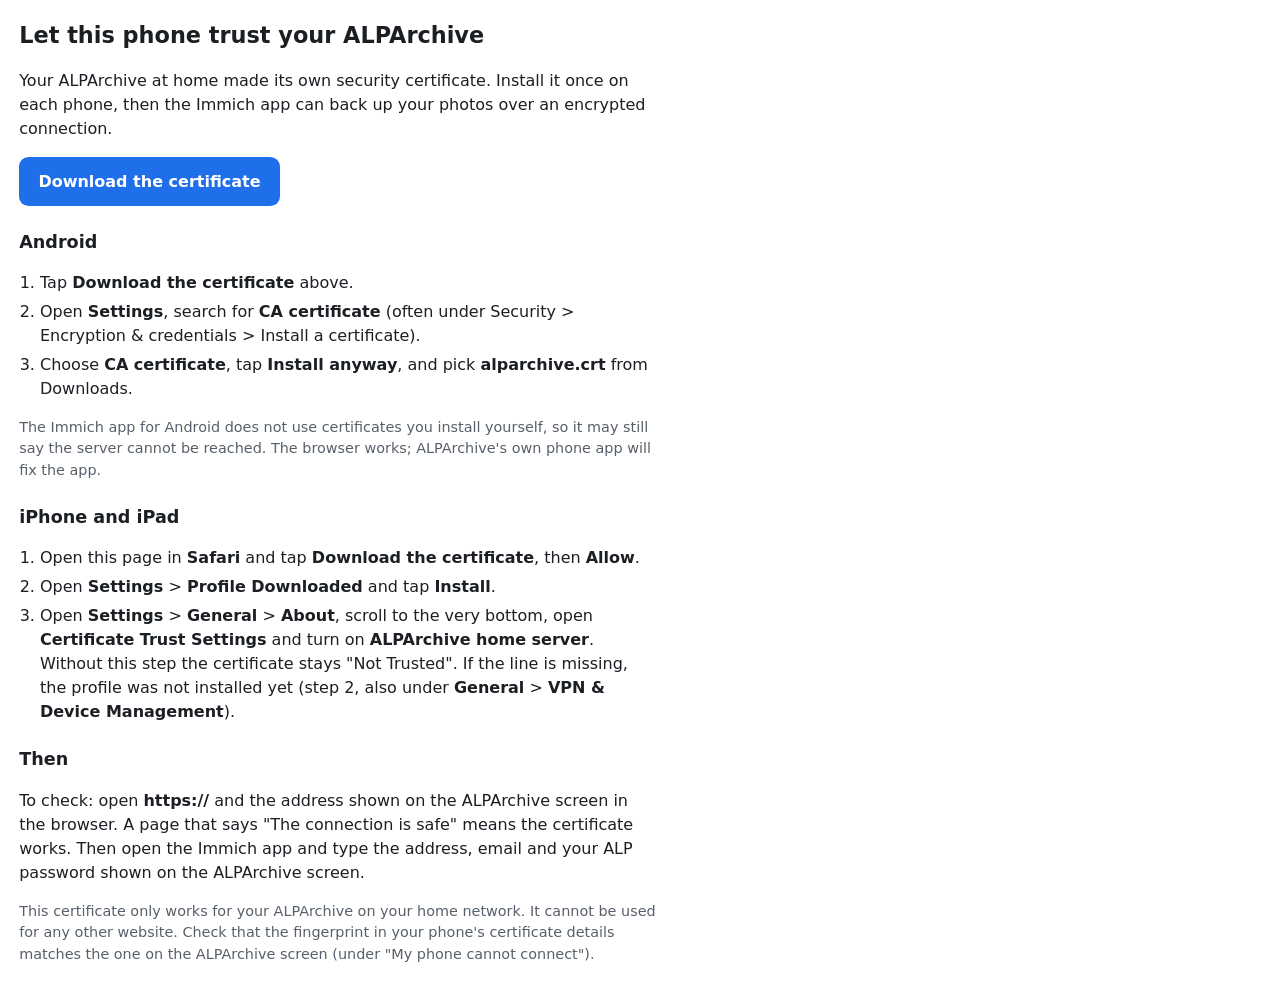
<file: image/extra/usr/share/alp/immich/cert/index.html>
<!doctype html>
<!-- SPDX-License-Identifier: AGPL-3.0-or-later -->
<!-- ALPArchive certificate page (ADR 0015), served by nginx on port 80 of
     the home network. Static: no scripts, no outside links. -->
<html lang="en">
<head>
<meta charset="utf-8">
<meta name="viewport" content="width=device-width, initial-scale=1">
<title>ALPArchive certificate</title>
<style>
  body { font-family: system-ui, sans-serif; margin: 0; padding: 1.2rem; line-height: 1.5; color: #1b1f24; background: #fff; max-width: 40rem; }
  h1 { font-size: 1.4rem; margin: 0 0 .6rem; }
  h2 { font-size: 1.1rem; margin: 1.4rem 0 .4rem; }
  a.button { display: inline-block; padding: .8rem 1.2rem; border-radius: .6rem; background: #1f6feb; color: #fff; text-decoration: none; font-weight: 600; }
  ol { padding-inline-start: 1.3rem; }
  li { margin: .3rem 0; }
  .fine { color: #57606a; font-size: .9rem; }
  @media (prefers-color-scheme: dark) { body { color: #e6edf3; background: #0d1117; } .fine { color: #9198a1; } }
</style>
</head>
<body>
<h1>Let this phone trust your ALPArchive</h1>
<p>Your ALPArchive at home made its own security certificate. Install it once on each phone, then the Immich app can back up your photos over an encrypted connection.</p>
<p><a class="button" href="/alparchive.crt">Download the certificate</a></p>

<h2>Android</h2>
<ol>
  <li>Tap <b>Download the certificate</b> above.</li>
  <li>Open <b>Settings</b>, search for <b>CA certificate</b> (often under Security &gt; Encryption &amp; credentials &gt; Install a certificate).</li>
  <li>Choose <b>CA certificate</b>, tap <b>Install anyway</b>, and pick <b>alparchive.crt</b> from Downloads.</li>
</ol>
<p class="fine">The Immich app for Android does not use certificates you install yourself, so it may still say the server cannot be reached. The browser works; ALPArchive's own phone app will fix the app.</p>

<h2>iPhone and iPad</h2>
<ol>
  <li>Open this page in <b>Safari</b> and tap <b>Download the certificate</b>, then <b>Allow</b>.</li>
  <li>Open <b>Settings</b> &gt; <b>Profile Downloaded</b> and tap <b>Install</b>.</li>
  <li>Open <b>Settings</b> &gt; <b>General</b> &gt; <b>About</b>, scroll to the very bottom, open <b>Certificate Trust Settings</b> and turn on <b>ALPArchive home server</b>. Without this step the certificate stays "Not Trusted". If the line is missing, the profile was not installed yet (step 2, also under <b>General</b> &gt; <b>VPN &amp; Device Management</b>).</li>
</ol>

<h2>Then</h2>
<p>To check: open <b>https://</b> and the address shown on the ALPArchive screen in the browser. A page that says "The connection is safe" means the certificate works. Then open the Immich app and type the address, email and your ALP password shown on the ALPArchive screen.</p>
<p class="fine">This certificate only works for your ALPArchive on your home network. It cannot be used for any other website. Check that the fingerprint in your phone's certificate details matches the one on the ALPArchive screen (under "My phone cannot connect").</p>
</body>
</html>
</file>
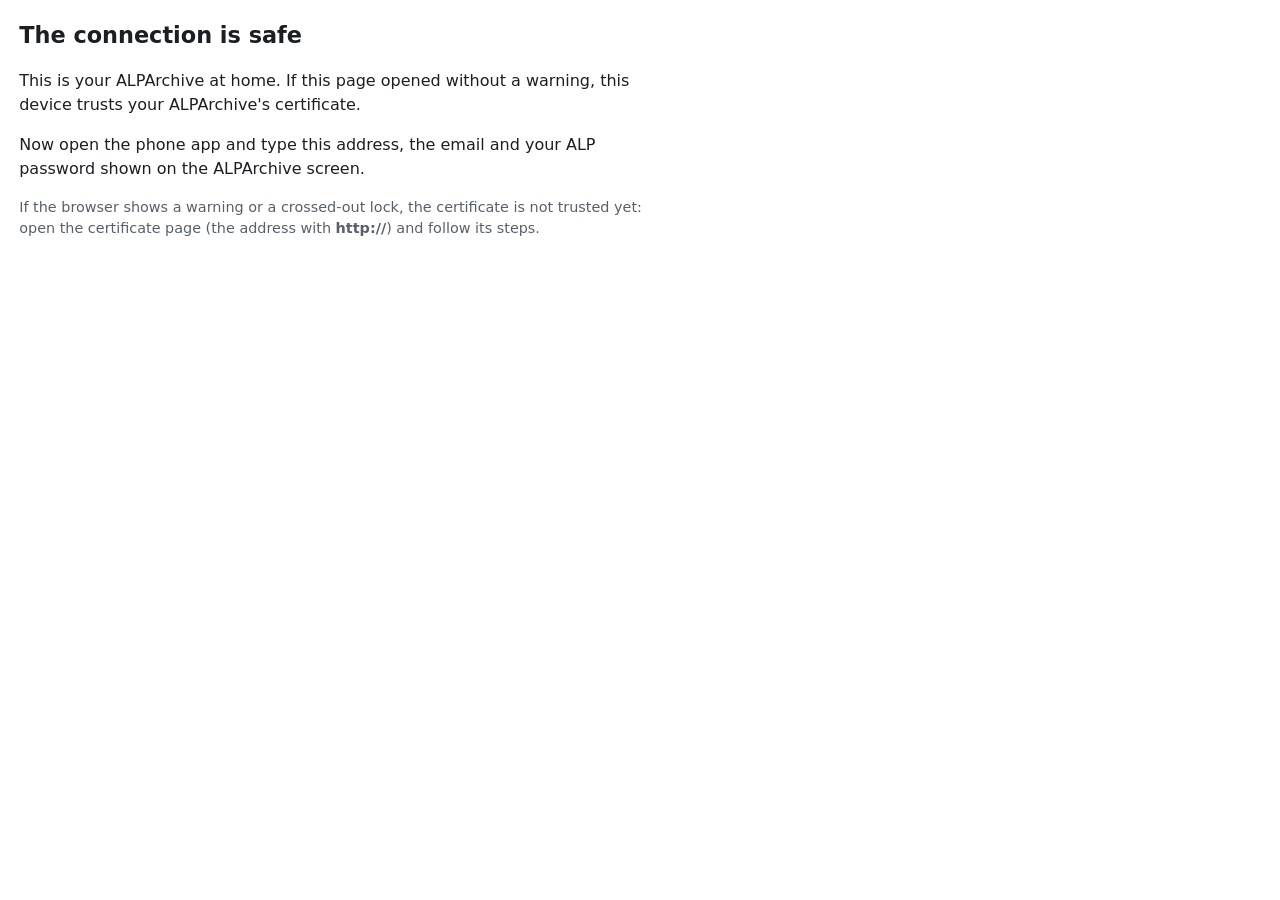
<file: image/extra/usr/share/alp/immich/cert/ok.html>
<!doctype html>
<!-- SPDX-License-Identifier: AGPL-3.0-or-later -->
<!-- ALPArchive on the home network, HTTPS (T34): served at / on port 443 so a
     phone that opens the address sees that the certificate works, instead of
     a bare 404. Static: no scripts, no outside links. -->
<html lang="en">
<head>
<meta charset="utf-8">
<meta name="viewport" content="width=device-width, initial-scale=1">
<title>ALPArchive</title>
<style>
  body { font-family: system-ui, sans-serif; margin: 0; padding: 1.2rem; line-height: 1.5; color: #1b1f24; background: #fff; max-width: 40rem; }
  h1 { font-size: 1.4rem; margin: 0 0 .6rem; }
  .fine { color: #57606a; font-size: .9rem; }
  @media (prefers-color-scheme: dark) { body { color: #e6edf3; background: #0d1117; } .fine { color: #9198a1; } }
</style>
</head>
<body>
<h1>The connection is safe</h1>
<p>This is your ALPArchive at home. If this page opened without a warning, this device trusts your ALPArchive's certificate.</p>
<p>Now open the phone app and type this address, the email and your ALP password shown on the ALPArchive screen.</p>
<p class="fine">If the browser shows a warning or a crossed-out lock, the certificate is not trusted yet: open the certificate page (the address with <b>http://</b>) and follow its steps.</p>
</body>
</html>
</file>
